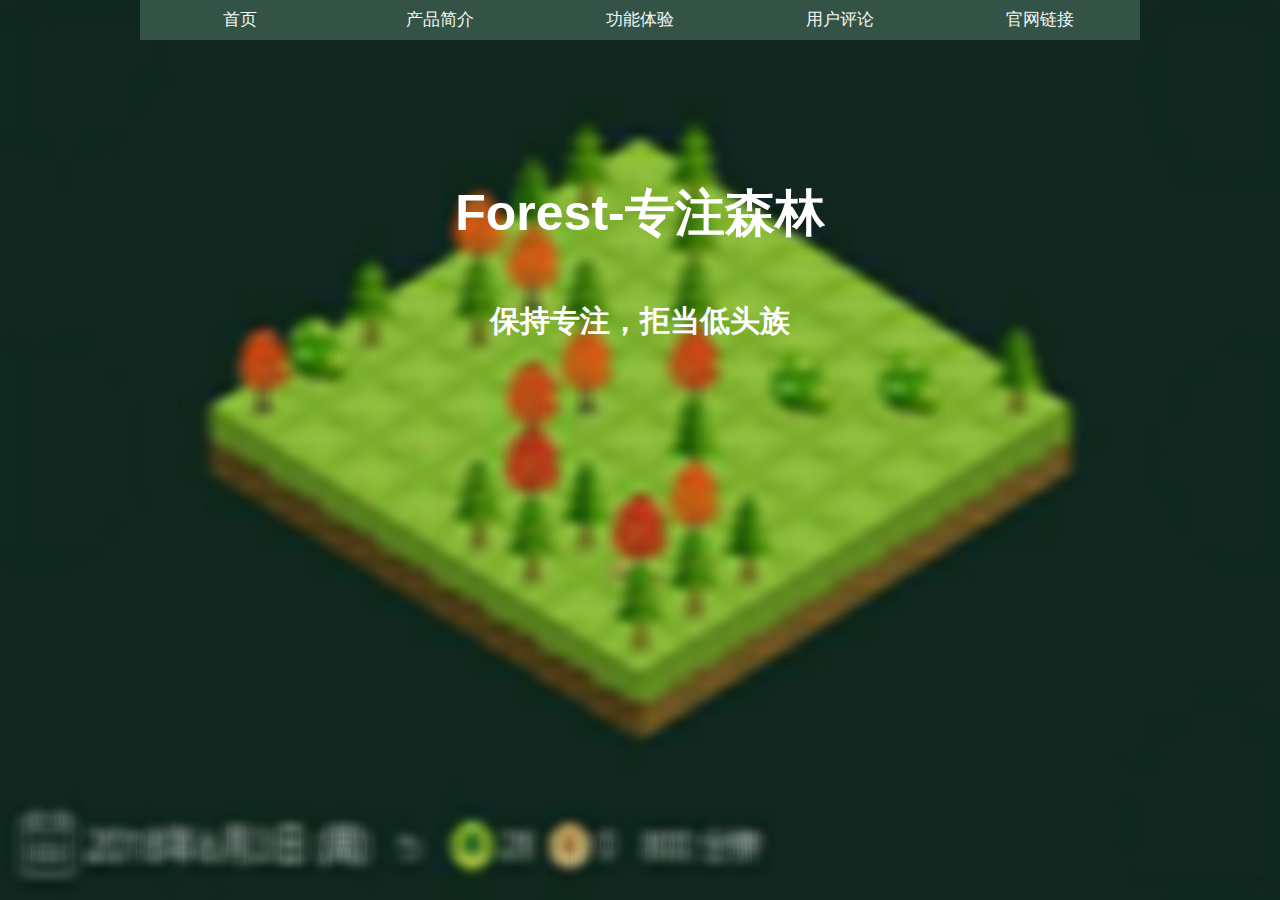
<file: index.html>
<!DOCTYPE html>
<html>
    <head>
        <meta charset="UTF-8">
        <meta name="viewport" content="width=device-width,initial-scale=1.0,maximum-scale=1.0,user-scalable=no">
        <title>Forest</title>
        <style>
            *{
                margin:0;
                padding:0;
            }
            ul{
                width: 1000px;
                position: relative;
                left: 50%;
                margin-left: -500px;
            }
            div ul li{
                float:left;
                list-style-type: none;
            }
            div ul li a{
                display: block;
                width: 200px;
                height: 40px;
                color: rgb(245, 247, 246);
                font-size: 17px;
                text-align: center;
                line-height: 40px;
                background: rgb(52, 83, 71);
                text-decoration: none;
            }
            div ul li a:hover{
                background: rgb(86, 146, 113);
            } 
        </style>
    </head>
    <body background="1.jpg" style="background-repeat:no-repeat; background-size:100% 100%; background-attachment: fixed; text-align: center;">
        <div id="nav">
            <ul>
                <li><a href="index.html">首页</a></li>
                <li><a href="产品简介.html">产品简介</a></li>
                <li><a href="功能体验.html">功能体验</a></li>
                <li><a href="用户评论.html">用户评论</a></li>
                <li><a href="https://www.forestapp.cc">官网链接</a></li>
            </ul>
        </div>
        <br><br><br><br><br><br><br><br><br><br>
        <h1 style="font-size:50px;font-family: Arial, Helvetica, sans-serif;color:white"><center>Forest-专注森林</center></h1>
        <br><br><br>
        <h2 style="font-size:30px;font-family:verdana;color:white"><center>保持专注，拒当低头族</center></h2>
    </body>
</html>
</file>
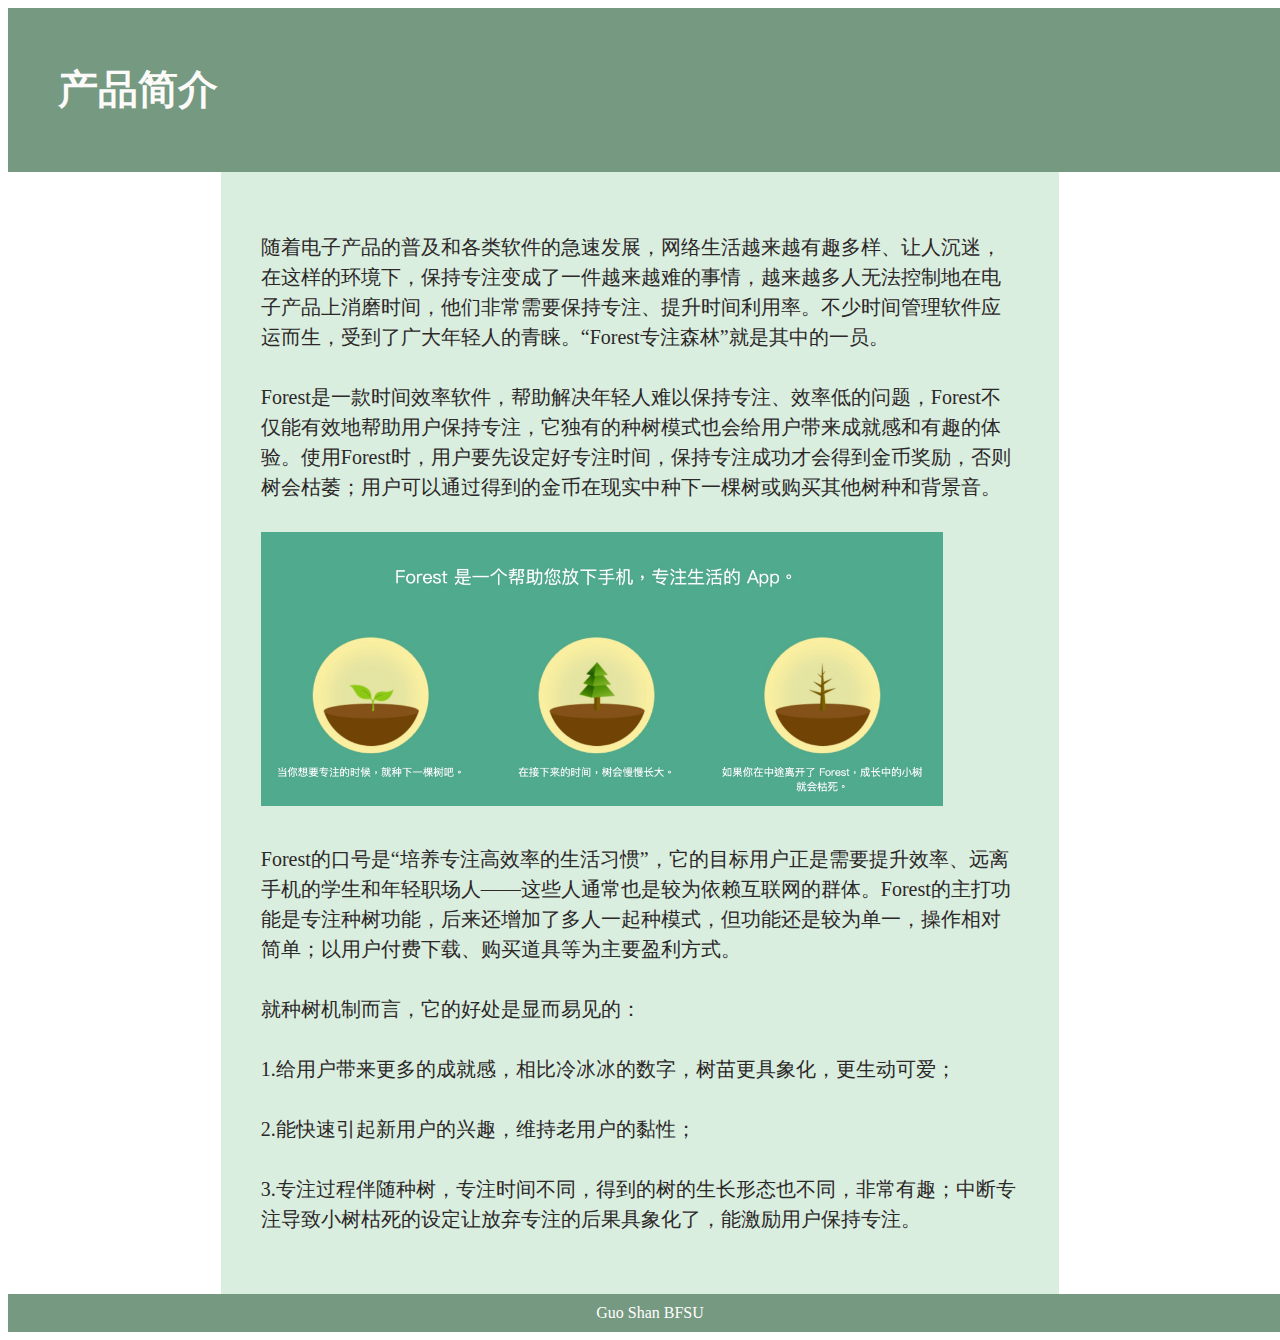
<file: 产品简介.html>
<!DOCTYPE html>
<html>
    <head>
        <meta charset="UTF-8">
        <meta name="viewport" content="width=device-width,initial-scale=1.0,maximum-scale=1.0,user-scalable=no">
        <title>产品简介</title>
        <link rel="stylesheet" type="text/css" href="style.css">
    </head>
    <body>
        <div id="header">
            <h1>产品简介</h1>
        </div>
        <div id="section">
            <p>随着电子产品的普及和各类软件的急速发展，网络生活越来越有趣多样、让人沉迷，在这样的环境下，保持专注变成了一件越来越难的事情，越来越多人无法控制地在电子产品上消磨时间，他们非常需要保持专注、提升时间利用率。不少时间管理软件应运而生，受到了广大年轻人的青睐。“Forest专注森林”就是其中的一员。
            <br>
            <br>
            Forest是一款时间效率软件，帮助解决年轻人难以保持专注、效率低的问题，Forest不仅能有效地帮助用户保持专注，它独有的种树模式也会给用户带来成就感和有趣的体验。使用Forest时，用户要先设定好专注时间，保持专注成功才会得到金币奖励，否则树会枯萎；用户可以通过得到的金币在现实中种下一棵树或购买其他树种和背景音。
            <br>
            <br>
            <img src="2.jpg" style="width: 90%">
            <br>
            <br>
            Forest的口号是“培养专注高效率的生活习惯”，它的目标用户正是需要提升效率、远离手机的学生和年轻职场人——这些人通常也是较为依赖互联网的群体。Forest的主打功能是专注种树功能，后来还增加了多人一起种模式，但功能还是较为单一，操作相对简单；以用户付费下载、购买道具等为主要盈利方式。
            <br>
            <br>
            就种树机制而言，它的好处是显而易见的：
            <br>
            <br>
            1.给用户带来更多的成就感，相比冷冰冰的数字，树苗更具象化，更生动可爱；<br>
            <br>
            2.能快速引起新用户的兴趣，维持老用户的黏性；
            <br>
            <br>
            3.专注过程伴随种树，专注时间不同，得到的树的生长形态也不同，非常有趣；中断专注导致小树枯死的设定让放弃专注的后果具象化了，能激励用户保持专注。
            <br>
            </p>
        </div>
        <div id="footer">Guo Shan BFSU
        </div>
    </body>
</html>
</file>
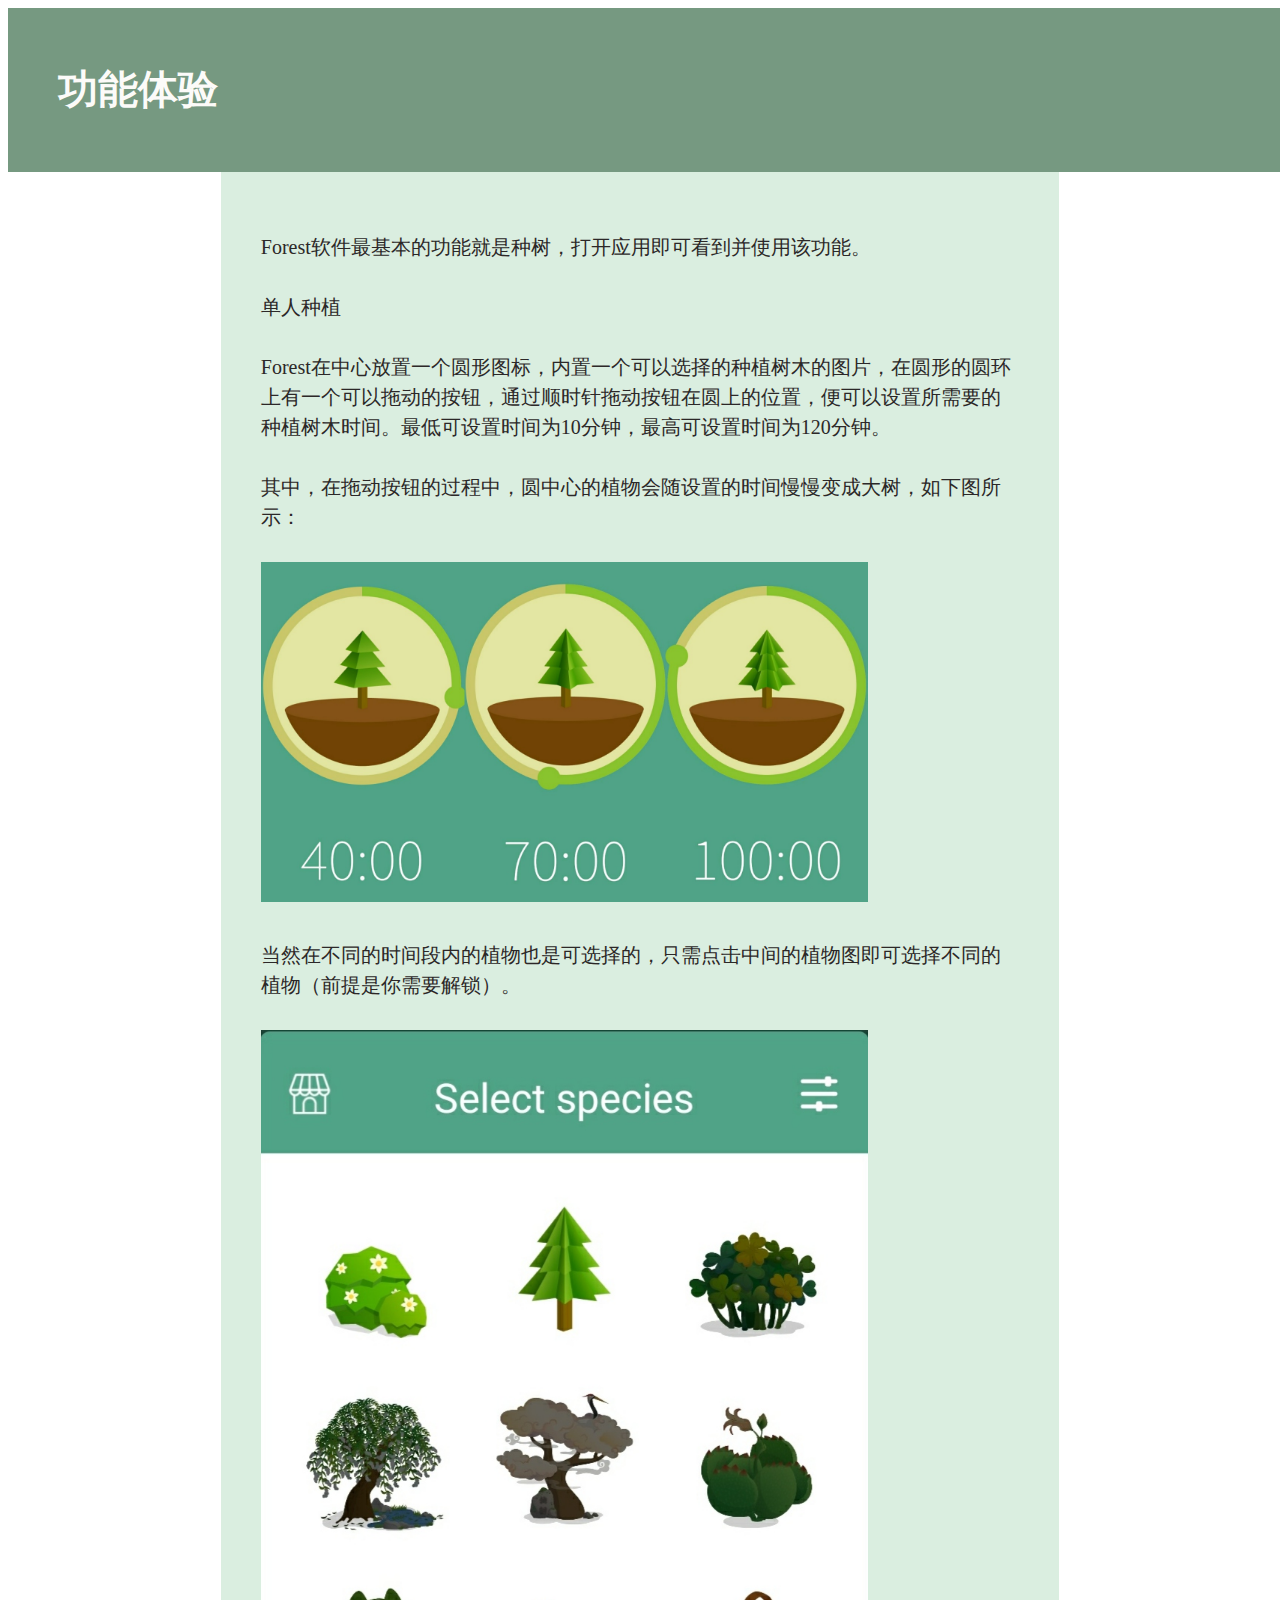
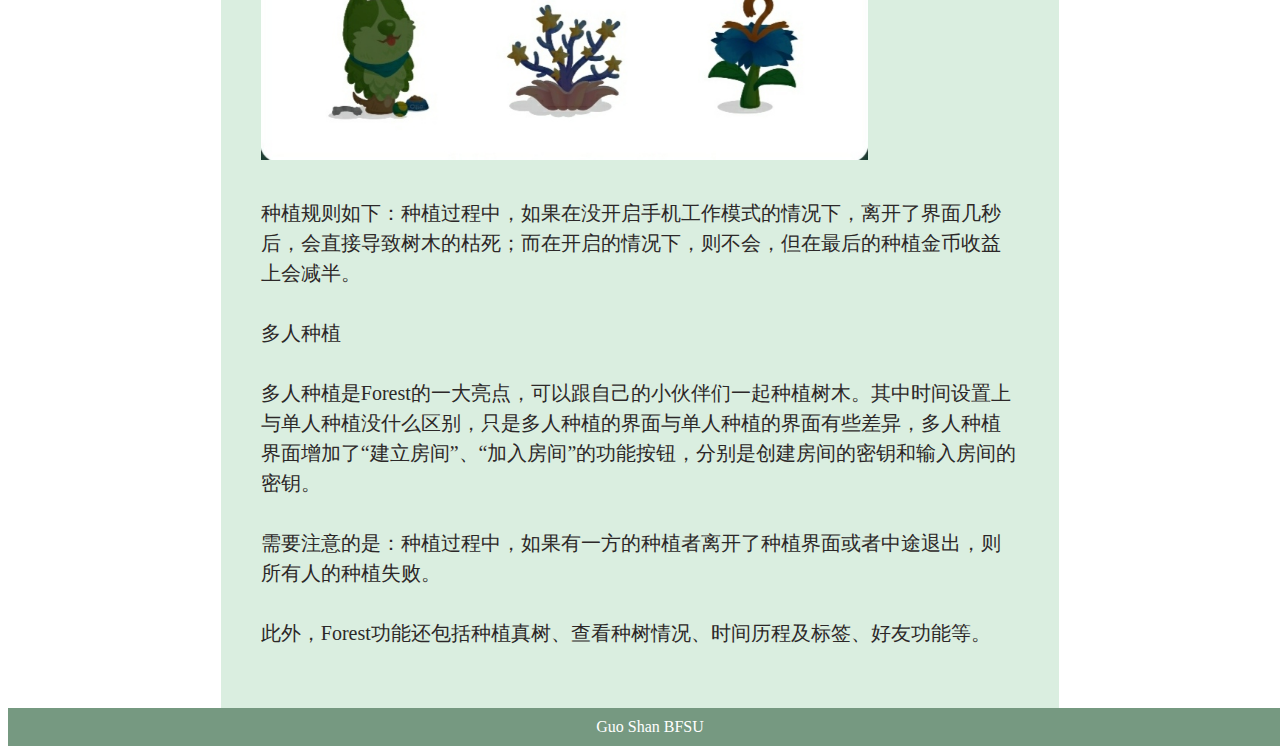
<file: 功能体验.html>
<!DOCTYPE html>
<html>
    <head>
        <meta charset="UTF-8">
        <meta name="viewport" content="width=device-width,initial-scale=1.0,maximum-scale=1.0,user-scalable=no">
        <title>功能体验</title>
        <link rel="stylesheet" type="text/css" href="style.css">
    </head>
    <body>
        <div id="header">
            <h1>功能体验</h1>
        </div>
        <div id="section">
            <p>Forest软件最基本的功能就是种树，打开应用即可看到并使用该功能。<br>
                <br>
            单人种植<br>
            <br>
            Forest在中心放置一个圆形图标，内置一个可以选择的种植树木的图片，在圆形的圆环上有一个可以拖动的按钮，通过顺时针拖动按钮在圆上的位置，便可以设置所需要的种植树木时间。最低可设置时间为10分钟，最高可设置时间为120分钟。<br>
            <br>
            其中，在拖动按钮的过程中，圆中心的植物会随设置的时间慢慢变成大树，如下图所示：<br>
            <br>
            <img src="3.jpg" style="width: 80%"><br>
            <br>
            当然在不同的时间段内的植物也是可选择的，只需点击中间的植物图即可选择不同的植物（前提是你需要解锁）。<br>
            <br>
            <img src="4.jpg" style="width: 80%; height: 60%"><br>
            <br>
            种植规则如下：种植过程中，如果在没开启手机工作模式的情况下，离开了界面几秒后，会直接导致树木的枯死；而在开启的情况下，则不会，但在最后的种植金币收益上会减半。<br>
            <br>
            多人种植<br>
            <br>
            多人种植是Forest的一大亮点，可以跟自己的小伙伴们一起种植树木。其中时间设置上与单人种植没什么区别，只是多人种植的界面与单人种植的界面有些差异，多人种植界面增加了“建立房间”、“加入房间”的功能按钮，分别是创建房间的密钥和输入房间的密钥。<br>
            <br>
            需要注意的是：种植过程中，如果有一方的种植者离开了种植界面或者中途退出，则所有人的种植失败。<br>
            <br>
            此外，Forest功能还包括种植真树、查看种树情况、时间历程及标签、好友功能等。<br>
            </p>
        </div>
        <div id="footer">Guo Shan BFSU
        </div>
    </body>
</html>
</file>
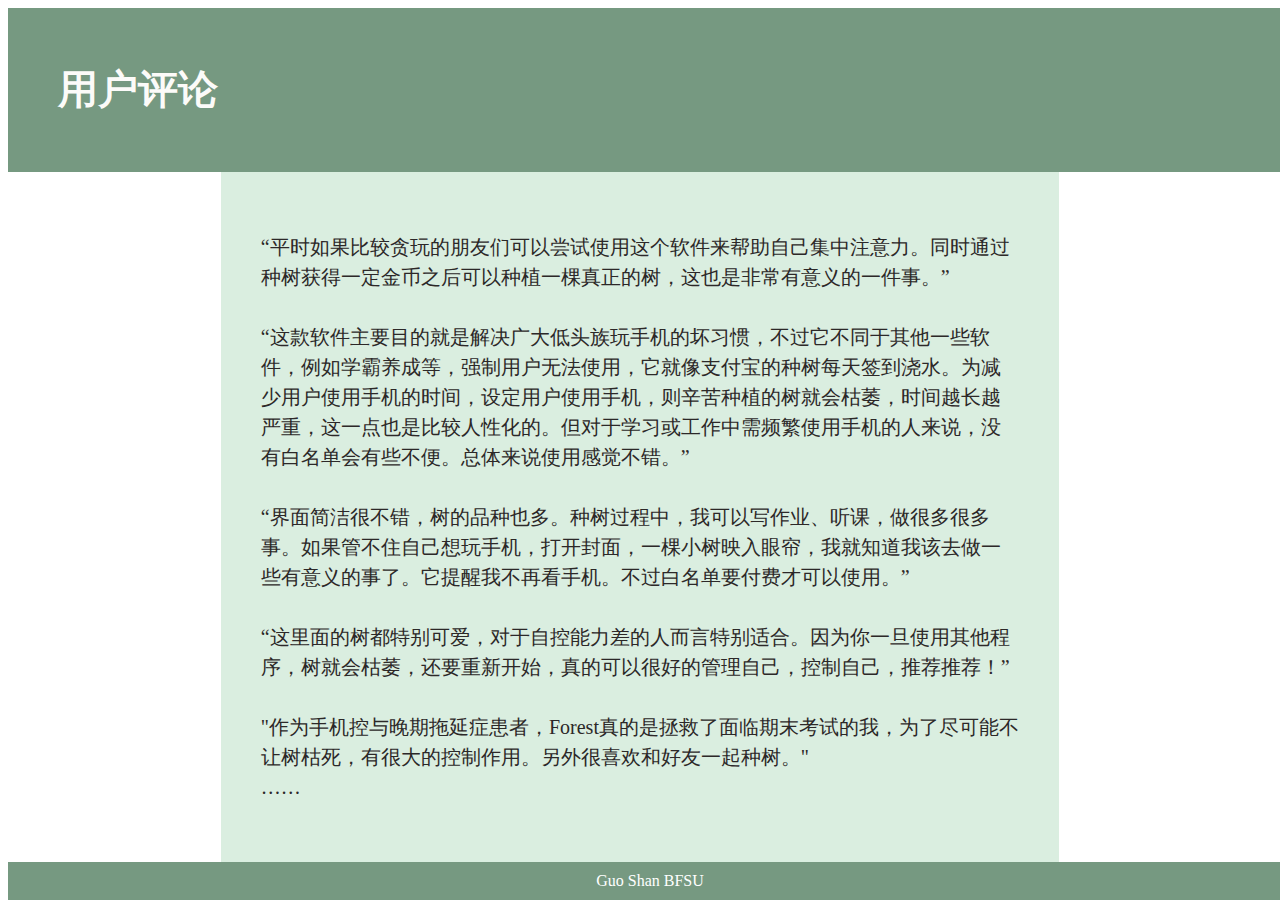
<file: 用户评论.html>
<!DOCTYPE html>
<html>
    <head>
        <meta charset="UTF-8">
        <meta name="viewport" content="width=device-width,initial-scale=1.0,maximum-scale=1.0,user-scalable=no">
        <title>用户评论</title>
        <link rel="stylesheet" type="text/css" href="style.css">
    </head>
    <body>
        <div id="header">
            <h1>用户评论</h1>
        </div>
        <div id="section">
            <p>“平时如果比较贪玩的朋友们可以尝试使用这个软件来帮助自己集中注意力。同时通过种树获得一定金币之后可以种植一棵真正的树，这也是非常有意义的一件事。”<br>
            <br>
            “这款软件主要目的就是解决广大低头族玩手机的坏习惯，不过它不同于其他一些软件，例如学霸养成等，强制用户无法使用，它就像支付宝的种树每天签到浇水。为减少用户使用手机的时间，设定用户使用手机，则辛苦种植的树就会枯萎，时间越长越严重，这一点也是比较人性化的。但对于学习或工作中需频繁使用手机的人来说，没有白名单会有些不便。总体来说使用感觉不错。”<br>
            <br>
            “界面简洁很不错，树的品种也多。种树过程中，我可以写作业、听课，做很多很多事。如果管不住自己想玩手机，打开封面，一棵小树映入眼帘，我就知道我该去做一些有意义的事了。它提醒我不再看手机。不过白名单要付费才可以使用。”<br>
            <br>
            “这里面的树都特别可爱，对于自控能力差的人而言特别适合。因为你一旦使用其他程序，树就会枯萎，还要重新开始，真的可以很好的管理自己，控制自己，推荐推荐！”<br>
            <br>
            "作为手机控与晚期拖延症患者，Forest真的是拯救了面临期末考试的我，为了尽可能不让树枯死，有很大的控制作用。另外很喜欢和好友一起种树。"<br>
            ……
            </p>
        </div>
        <div id="footer">Guo Shan BFSU
        </div>
    </body>
</html>
</file>
<file: style.css>
h1{
    color:rgb(252, 251, 249);
    text-align: left;
    font-size:40px;
}
#header{
    background-color: rgb(118, 153, 129);
    width: 100%;
    line-height: 10px;
    padding: 50px;
}
#section{
    display: block; 
    font-size: 20px; 
    color: rgb(44, 40, 40); 
    margin: 0 auto; 
    background: rgb(218, 238, 224);
    width: 60%;
    float: center;
    text-align: left;
    padding:40px; 
    line-height:30px
}
#footer{
    background-color: rgb(118, 153, 129);
    width: 100%;
    color: white;
    text-align: center;
    padding: 10px;
}
</file>
